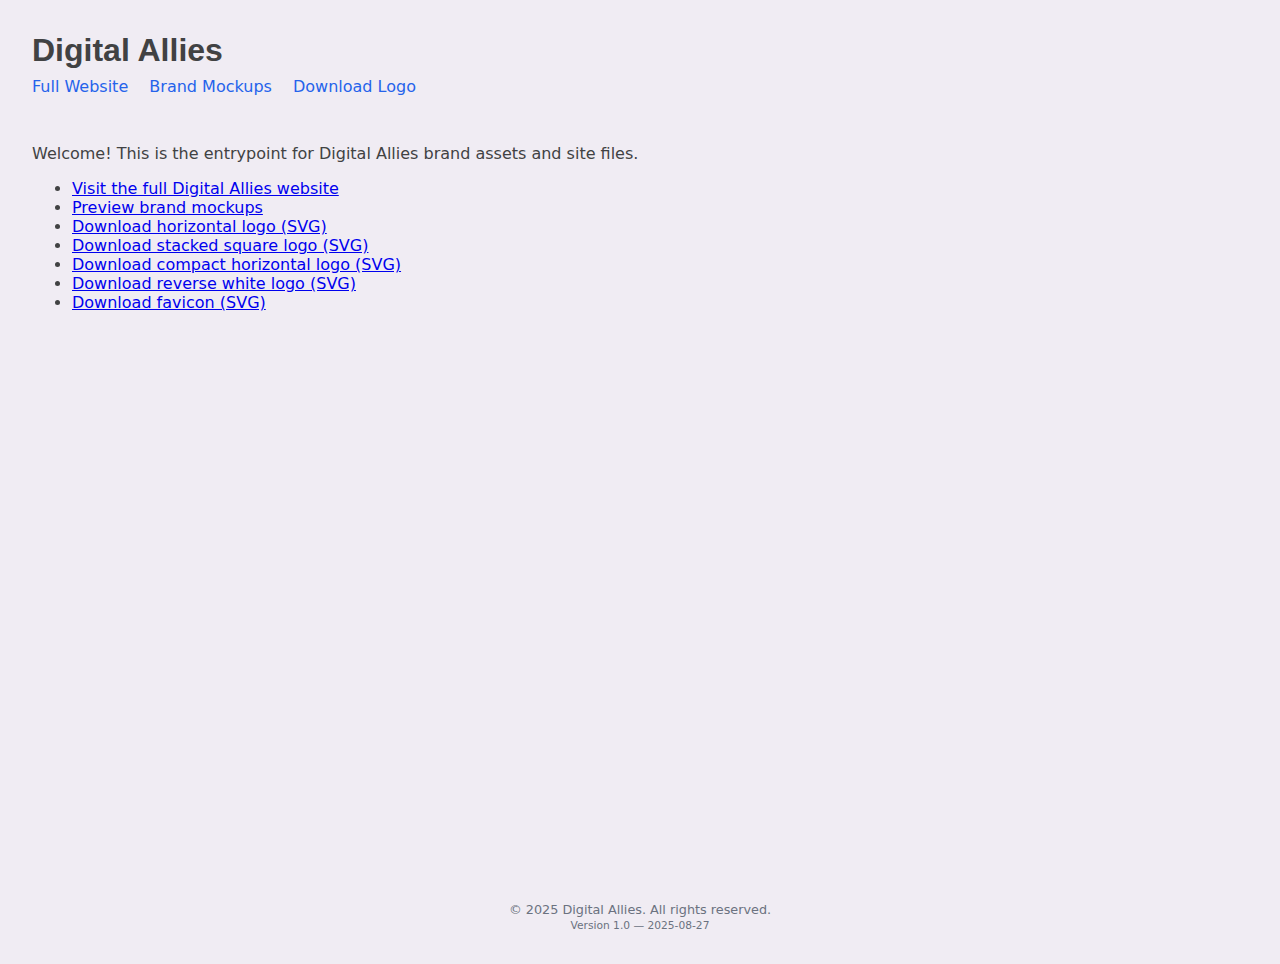
<file: brand.html>
<!DOCTYPE html>
<html lang="en">
<head>
  <meta charset="UTF-8" />
  <meta name="viewport" content="width=device-width, initial-scale=1.0" />
  <title>Digital Allies — Brand Assets</title>
  <meta name="description" content="Digital Allies brand assets and entrypoint." />
  <meta name="version" content="1.0 (2025-08-27)" />
  <link rel="icon" href="assets/favicon_32x32.svg" type="image/svg+xml" />
  <style>
    body {
      font-family: "Segoe UI", Ubuntu, system-ui, -apple-system, Arial, sans-serif;
      background: #f0ecf3;
      color: #414243;
      margin: 0;
      padding: 2rem;
      display: flex;
      flex-direction: column;
      min-height: 100vh;
    }
    header {
      margin-bottom: 2rem;
    }
    h1 {
      font-family: Ubuntu, "Segoe UI", sans-serif;
      font-size: 2rem;
      margin: 0 0 0.5rem;
    }
    nav a {
      margin-right: 1rem;
      color: #2563eb;
      text-decoration: none;
    }
    nav a:hover {
      text-decoration: underline;
    }
    main {
      flex: 1;
    }
    footer {
      text-align: center;
      font-size: 0.8rem;
      color: #6b7280;
      padding-top: 1rem;
    }
  </style>
</head>
<body>
  <header>
    <h1>Digital Allies</h1>
    <nav>
      <a href="digital_allies_website.html">Full Website</a>
      <a href="visual_brand_mockups.html">Brand Mockups</a>
      <a href="assets/logo_horizontal_primary.svg" download>Download Logo</a>
    </nav>
  </header>

  <main>
    <p>Welcome! This is the entrypoint for Digital Allies brand assets and site files.</p>
    <ul>
      <li><a href="digital_allies_website.html">Visit the full Digital Allies website</a></li>
      <li><a href="visual_brand_mockups.html">Preview brand mockups</a></li>
      <li><a href="assets/logo_horizontal_primary.svg" download>Download horizontal logo (SVG)</a></li>
      <li><a href="assets/logo_stacked_square.svg" download>Download stacked square logo (SVG)</a></li>
      <li><a href="assets/logo_compact_horizontal.svg" download>Download compact horizontal logo (SVG)</a></li>
      <li><a href="assets/logo_reverse_white.svg" download>Download reverse white logo (SVG)</a></li>
      <li><a href="assets/favicon_32x32.svg" download>Download favicon (SVG)</a></li>
    </ul>
  </main>

  <footer>
    &copy; 2025 Digital Allies. All rights reserved.<br />
    <small>Version 1.0 — 2025-08-27</small>
  </footer>
</body>
</html>
</file>
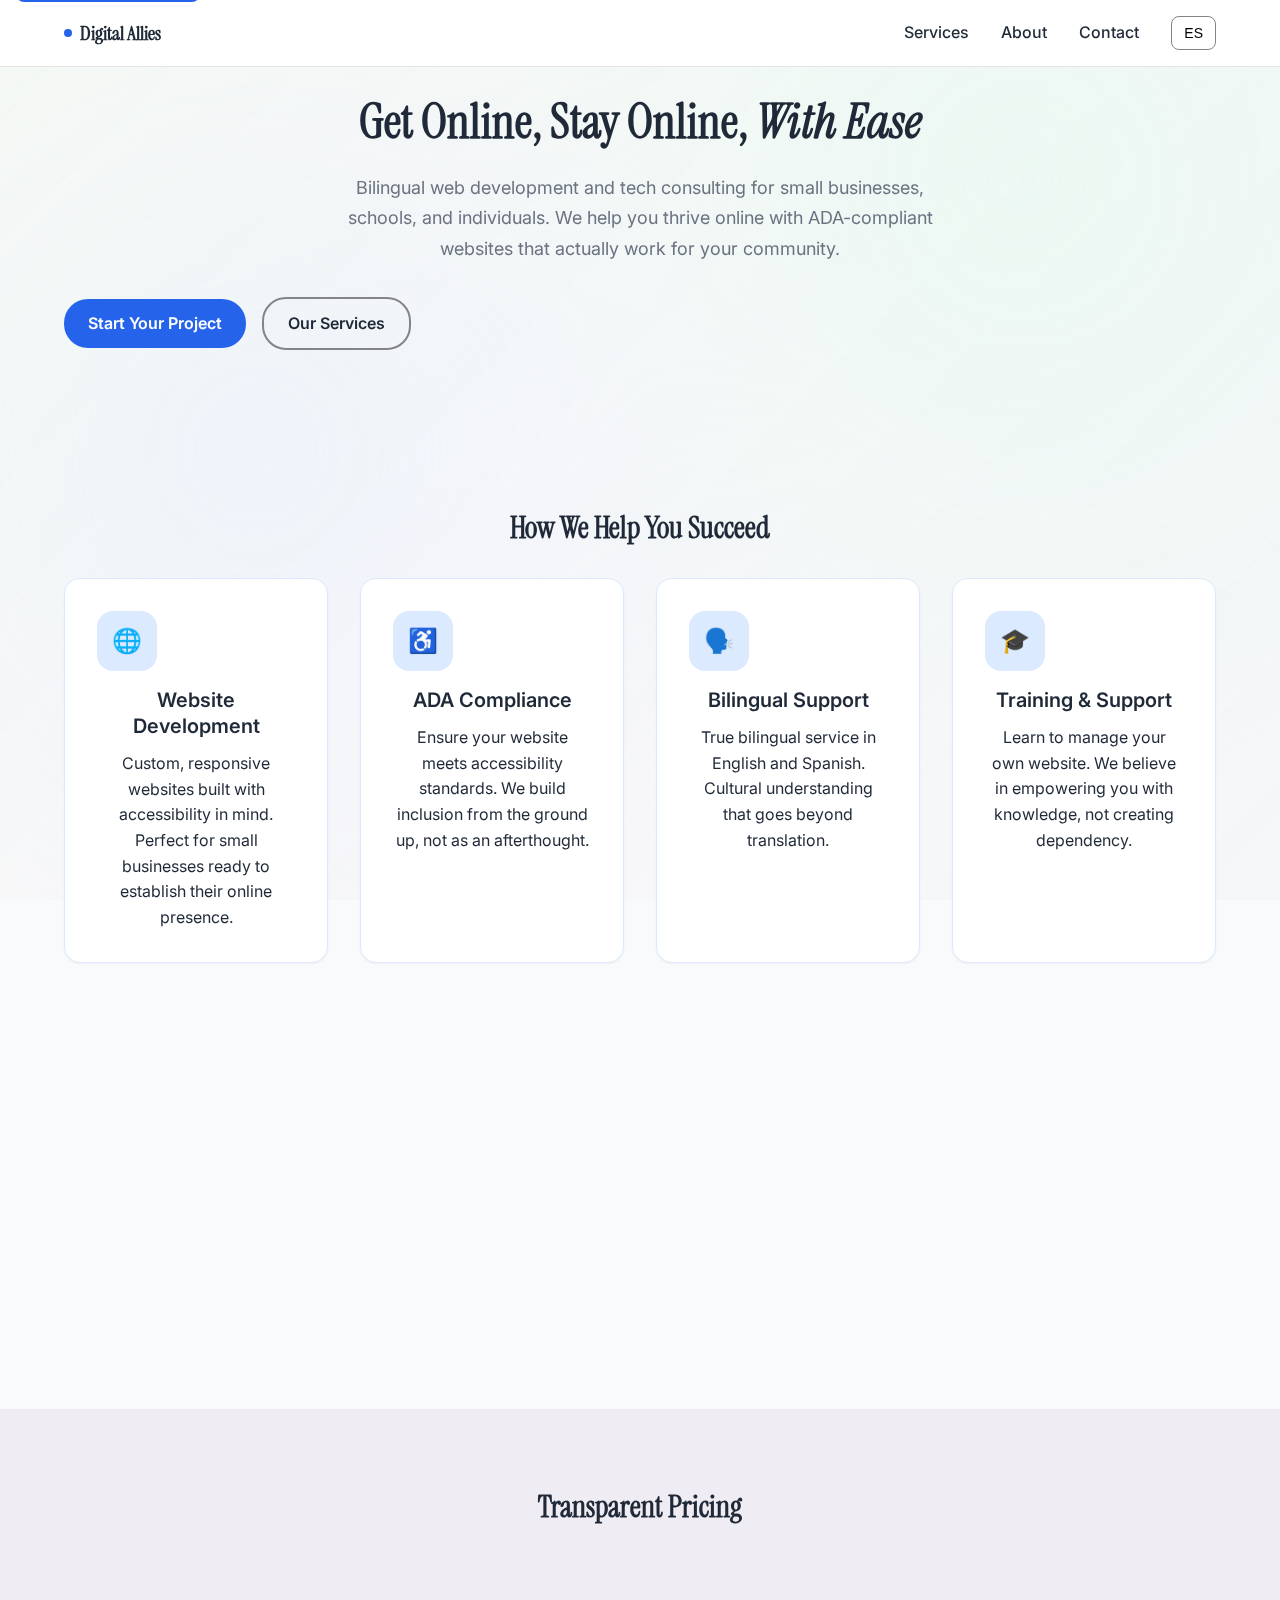
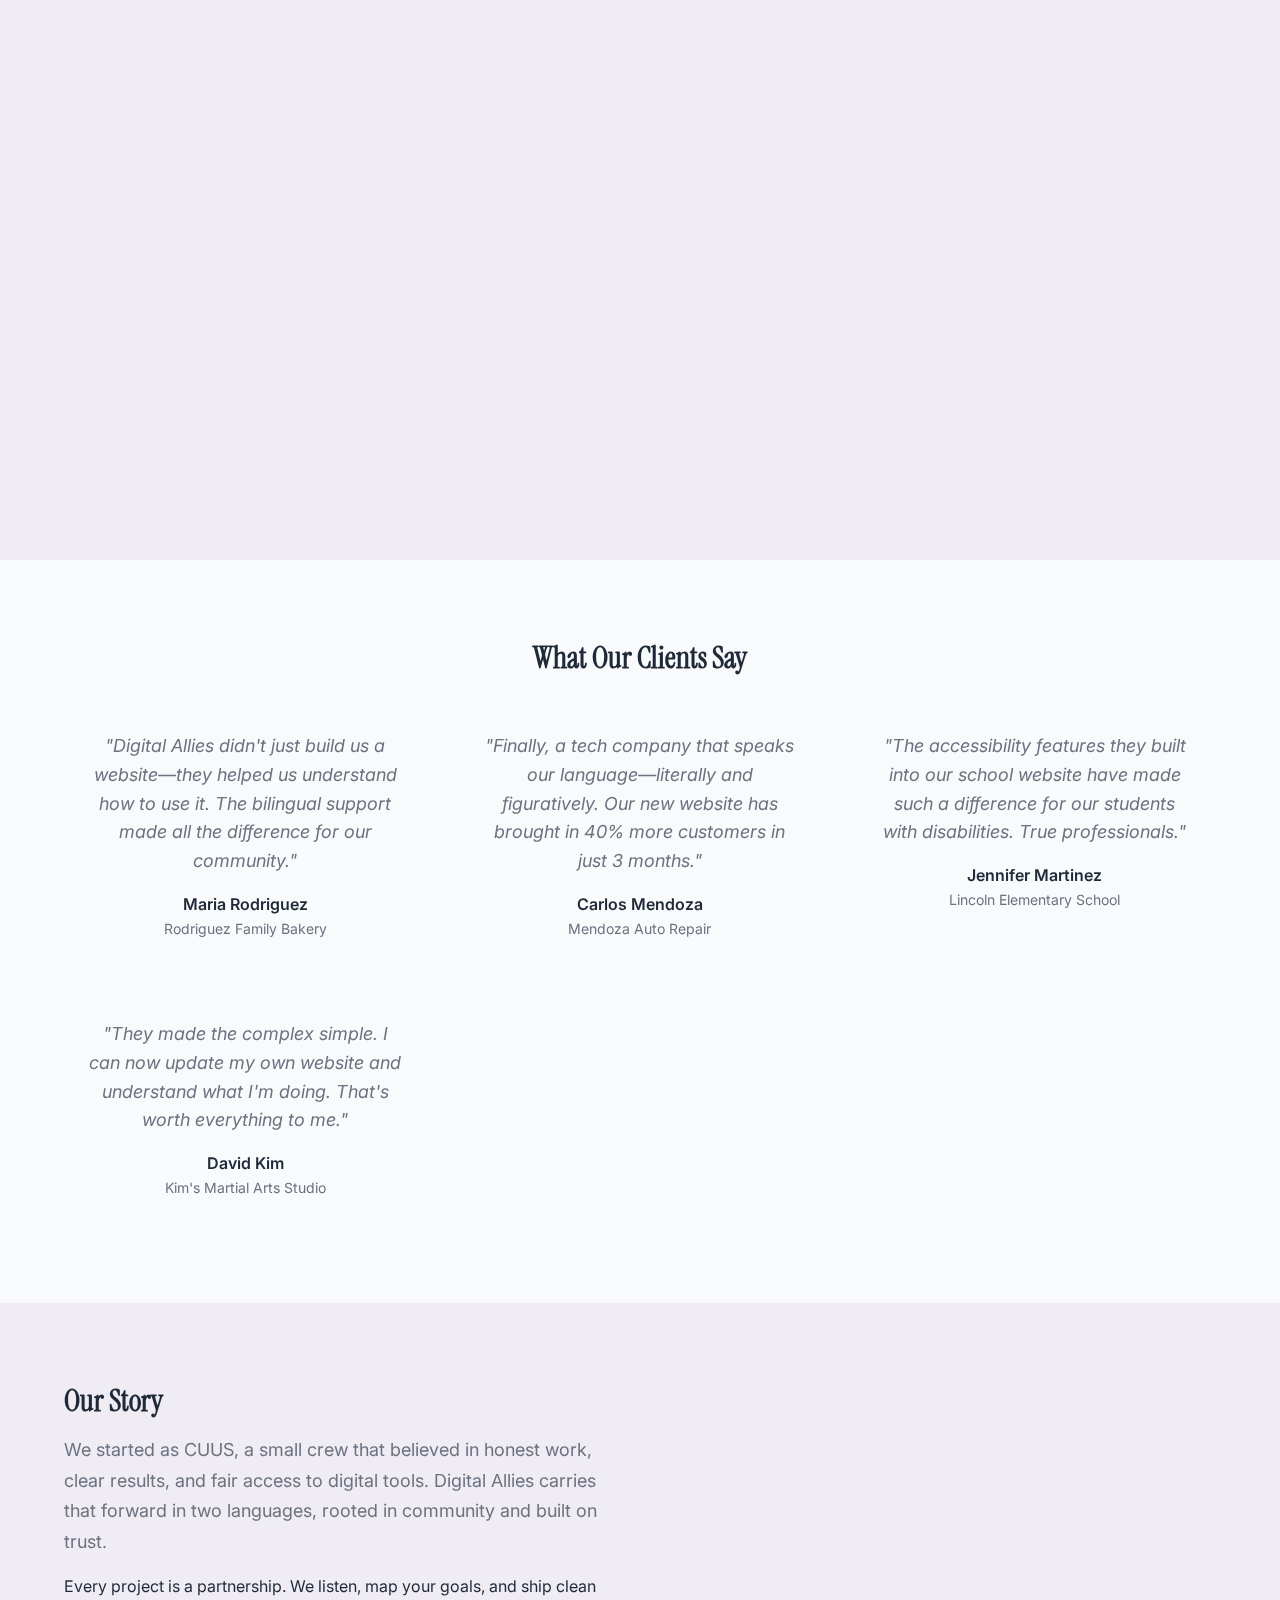
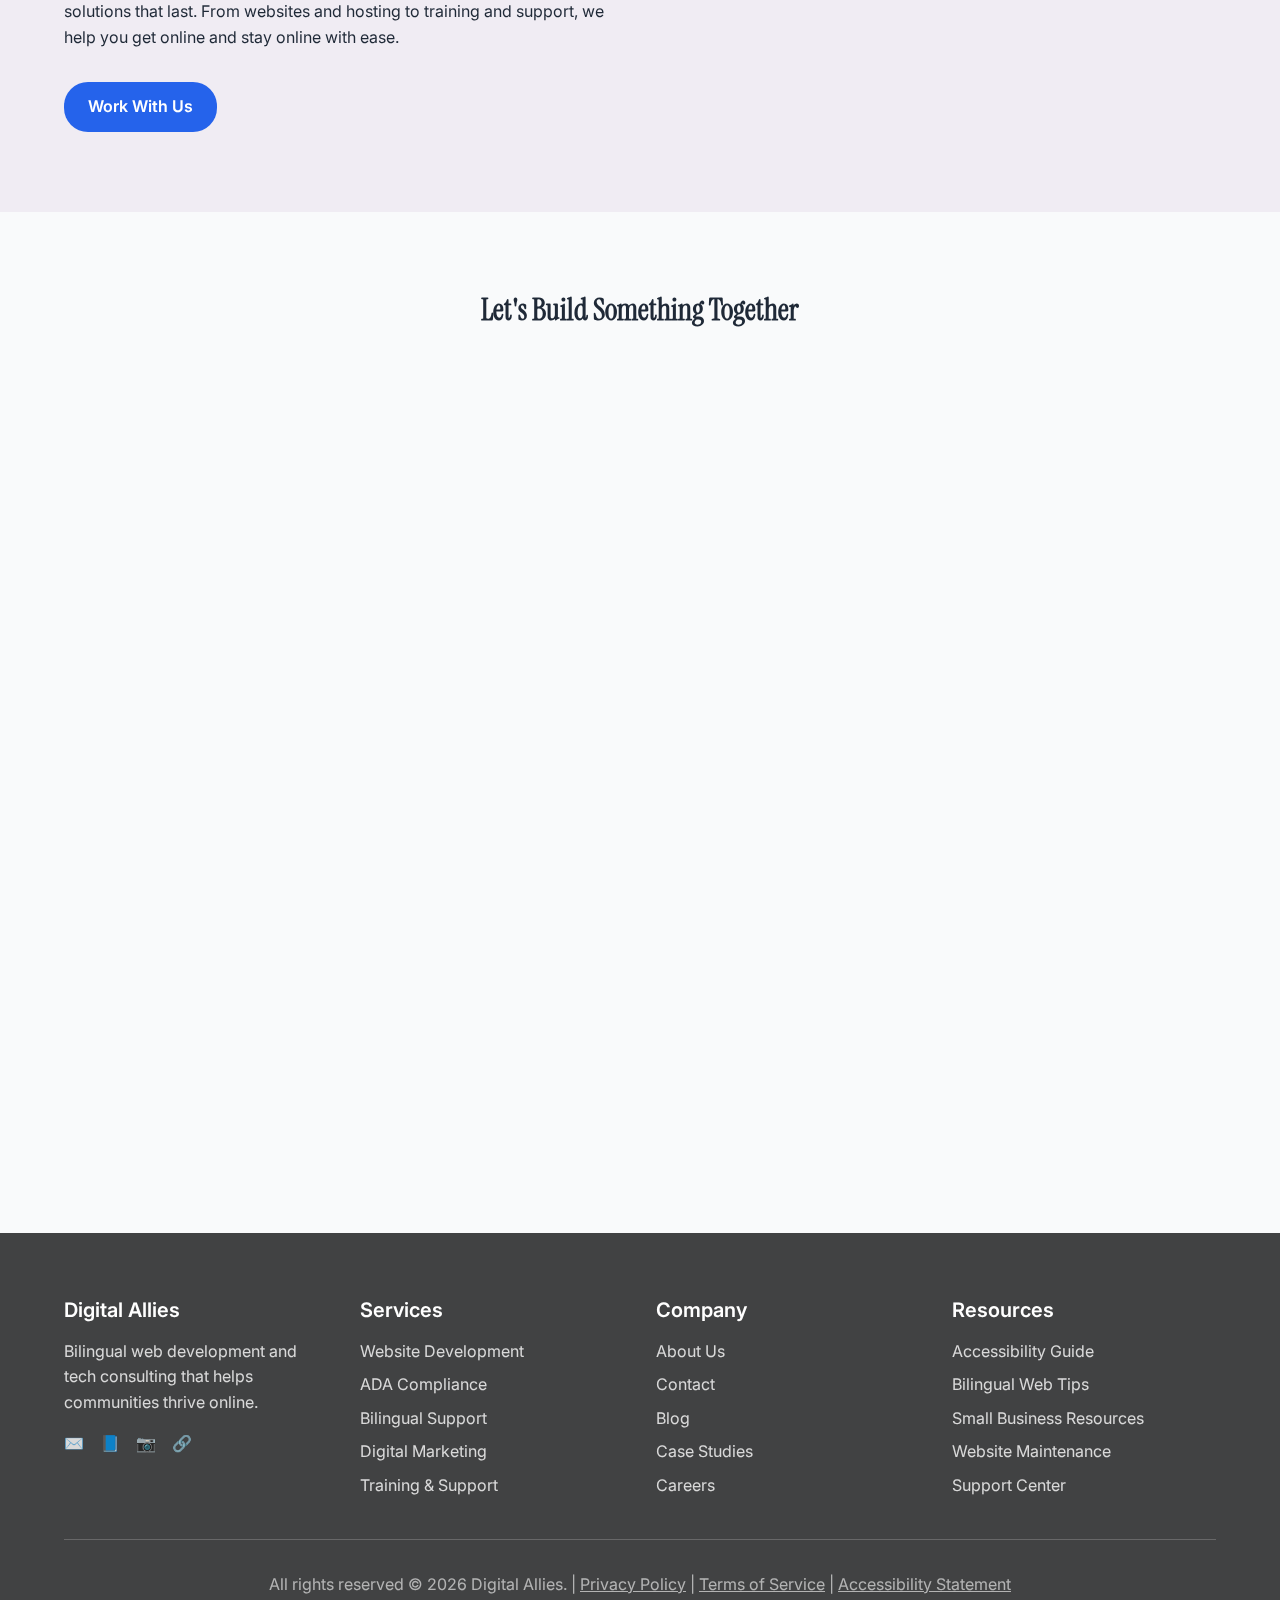
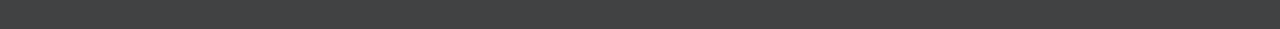
<file: digital_allies_website.html>
<!DOCTYPE html>
<html lang="en">
<head>
  <meta charset="UTF-8" />
  <meta name="viewport" content="width=device-width, initial-scale=1" />
  <title>Digital Allies — Get Online, Stay Online, With Ease</title>
  <meta name="description" content="Bilingual web development and tech consulting for small businesses, schools, and individuals. ADA-compliant websites that drive results." />
  
  <link rel="preconnect" href="https://fonts.gstatic.com" crossorigin>
  <link href="https://fonts.googleapis.com/css2?family=Inter:wght@400;500;600;700&family=Instrument+Serif:ital,wght@0,400;0,700;1,400&display=swap" rel="stylesheet">
  
  <style>
    /* ===== DESIGN TOKENS ===== */
    :root {
      /* Colors */
      --color-primary: #2563EB;
      --color-primary-light: #DBEAFE;
      --color-secondary: #059669;
      --color-secondary-light: #D1FAE5;
      --color-accent-1: #E7FEB8;
      --color-accent-2: rgba(250,222,235,.65);
      --color-accent-3: #CED8E2;
      --color-accent-4: rgba(214,226,255,.65);
      --color-neutral-light: #F0ECF3;
      --color-neutral: #828489;
      --color-neutral-dark: #414243;
      --color-text: #1f2937;
      --color-text-light: #6b7280;
      --color-white: #ffffff;
      --color-bg: #f9fafb;

      /* Typography */
      --font-display: 'Instrument Serif', serif;
      --font-body: 'Inter', sans-serif;
      
      /* Scale */
      --text-xs: 0.75rem;
      --text-sm: 0.875rem;
      --text-base: 1rem;
      --text-lg: 1.125rem;
      --text-xl: 1.25rem;
      --text-2xl: 1.5rem;
      --text-3xl: 1.875rem;
      --text-4xl: 2.25rem;
      --text-5xl: 3rem;
      
      /* Spacing */
      --space-1: 0.25rem;
      --space-2: 0.5rem;
      --space-3: 0.75rem;
      --space-4: 1rem;
      --space-5: 1.25rem;
      --space-6: 1.5rem;
      --space-8: 2rem;
      --space-10: 2.5rem;
      --space-12: 3rem;
      --space-16: 4rem;
      --space-20: 5rem;
      --space-24: 6rem;
      
      /* Radius */
      --radius-sm: 0.375rem;
      --radius-md: 0.5rem;
      --radius-lg: 1rem;
      --radius-xl: 1.5rem;
      
      /* Shadows */
      --shadow-sm: 0 1px 2px 0 rgba(0, 0, 0, 0.05);
      --shadow-md: 0 4px 6px -1px rgba(0, 0, 0, 0.1);
      --shadow-lg: 0 10px 15px -3px rgba(0, 0, 0, 0.1);
      
      /* Animation */
      --duration-fast: 150ms;
      --duration-normal: 300ms;
      --duration-slow: 500ms;
    }

    /* ===== RESET & BASE ===== */
    * {
      box-sizing: border-box;
      margin: 0;
      padding: 0;
    }

    html {
      scroll-behavior: smooth;
    }

    @media (prefers-reduced-motion: reduce) {
      html {
        scroll-behavior: auto;
      }
      
      *, *::before, *::after {
        animation-duration: 0.01ms !important;
        animation-iteration-count: 1 !important;
        transition-duration: 0.01ms !important;
      }
    }

    body {
      font-family: var(--font-body);
      font-size: var(--text-base);
      line-height: 1.6;
      color: var(--color-text);
      background: var(--color-bg);
      position: relative;
    }

    /* ===== ANIMATED BACKGROUND ===== */
    #animated-background,
    #animated-waves,
    #animated-overlay {
      position: fixed;
      top: 0;
      left: 0;
      width: 100%;
      height: 100%;
      z-index: -1;
      pointer-events: none;
    }

    #animated-background {
      background: linear-gradient(135deg, var(--color-accent-1), var(--color-accent-2), var(--color-accent-3));
      opacity: 0.1;
      animation: gradientShift 20s ease-in-out infinite;
    }

    #animated-waves {
      background: radial-gradient(circle at 20% 50%, var(--color-primary-light) 0%, transparent 50%),
                  radial-gradient(circle at 80% 20%, var(--color-secondary-light) 0%, transparent 50%);
      opacity: 0.3;
      animation: waveFloat 15s ease-in-out infinite;
    }

    @keyframes gradientShift {
      0%, 100% { transform: translateX(0) rotate(0deg); }
      50% { transform: translateX(20px) rotate(1deg); }
    }

    @keyframes waveFloat {
      0%, 100% { transform: translateY(0); }
      50% { transform: translateY(-20px); }
    }

    /* ===== TYPOGRAPHY ===== */
    .h1, h1 {
      font-family: var(--font-display);
      font-size: var(--text-5xl);
      font-weight: 700;
      line-height: 1.1;
      margin-bottom: var(--space-6);
    }

    .h2, h2 {
      font-family: var(--font-display);
      font-size: var(--text-3xl);
      font-weight: 700;
      line-height: 1.2;
      margin-bottom: var(--space-4);
    }

    .h3, h3 {
      font-family: var(--font-body);
      font-size: var(--text-xl);
      font-weight: 600;
      line-height: 1.3;
      margin-bottom: var(--space-3);
    }

    .lead {
      font-size: var(--text-lg);
      color: var(--color-text-light);
      line-height: 1.7;
    }

    /* ===== LAYOUT ===== */
    .container {
      max-width: 1200px;
      margin: 0 auto;
      padding: 0 var(--space-6);
    }

    .section {
      padding: var(--space-20) 0;
    }

    .grid {
      display: grid;
      gap: var(--space-8);
    }

    .grid--2 {
      grid-template-columns: repeat(auto-fit, minmax(300px, 1fr));
    }

    .grid--3 {
      grid-template-columns: repeat(auto-fit, minmax(250px, 1fr));
    }

    .stack {
      display: flex;
      flex-direction: column;
      gap: var(--space-6);
    }

    .row {
      display: flex;
      gap: var(--space-4);
      align-items: center;
      flex-wrap: wrap;
    }

    /* ===== NAVIGATION ===== */
    .site-nav {
      position: fixed;
      top: 0;
      left: 0;
      right: 0;
      background: rgba(255, 255, 255, 0.95);
      backdrop-filter: blur(10px);
      border-bottom: 1px solid rgba(0, 0, 0, 0.1);
      z-index: 100;
      padding: var(--space-4) 0;
    }

    .nav-container {
      display: flex;
      justify-content: space-between;
      align-items: center;
      max-width: 1200px;
      margin: 0 auto;
      padding: 0 var(--space-6);
    }

    .brand {
      font-family: var(--font-display);
      font-size: var(--text-xl);
      font-weight: 700;
      text-decoration: none;
      color: var(--color-text);
      display: flex;
      align-items: center;
      gap: var(--space-2);
    }

    .brand-dot {
      width: 8px;
      height: 8px;
      background: var(--color-primary);
      border-radius: 50%;
    }

    .nav-menu {
      display: flex;
      list-style: none;
      gap: var(--space-8);
      align-items: center;
    }

    .nav-menu a {
      text-decoration: none;
      color: var(--color-text);
      font-weight: 500;
      transition: color var(--duration-normal);
    }

    .nav-menu a:hover,
    .nav-menu a:focus {
      color: var(--color-primary);
    }

    .language-toggle {
      background: none;
      border: 1px solid var(--color-neutral);
      padding: var(--space-2) var(--space-3);
      border-radius: var(--radius-md);
      font-size: var(--text-sm);
      cursor: pointer;
      transition: all var(--duration-normal);
    }

    .language-toggle:hover {
      border-color: var(--color-primary);
      color: var(--color-primary);
    }

    /* ===== BUTTONS ===== */
    .button {
      display: inline-flex;
      align-items: center;
      justify-content: center;
      padding: var(--space-3) var(--space-6);
      border: none;
      border-radius: var(--radius-xl);
      font-family: var(--font-body);
      font-weight: 600;
      text-decoration: none;
      cursor: pointer;
      transition: all var(--duration-normal);
      min-height: 44px;
      font-size: var(--text-base);
    }

    .button--primary {
      background: var(--color-primary);
      color: var(--color-white);
    }

    .button--primary:hover,
    .button--primary:focus {
      background: #1d4ed8;
      transform: translateY(-2px);
      box-shadow: var(--shadow-lg);
    }

    .button--secondary {
      background: var(--color-secondary);
      color: var(--color-white);
    }

    .button--secondary:hover,
    .button--secondary:focus {
      background: #047857;
      transform: translateY(-2px);
      box-shadow: var(--shadow-lg);
    }

    .button--ghost {
      background: transparent;
      color: var(--color-text);
      border: 2px solid var(--color-neutral);
    }

    .button--ghost:hover,
    .button--ghost:focus {
      border-color: var(--color-primary);
      color: var(--color-primary);
    }

    /* ===== CARDS ===== */
    .card {
      background: var(--color-white);
      padding: var(--space-8);
      border-radius: var(--radius-lg);
      box-shadow: var(--shadow-sm);
      transition: transform var(--duration-normal), box-shadow var(--duration-normal);
    }

    .card:hover {
      transform: translateY(-4px);
      box-shadow: var(--shadow-lg);
    }

    .card--feature {
      text-align: center;
      border: 1px solid var(--color-primary-light);
    }

    .card--pricing {
      position: relative;
      overflow: hidden;
    }

    .card--pricing.featured::before {
      content: 'Most Popular';
      position: absolute;
      top: var(--space-4);
      right: calc(-1 * var(--space-8));
      background: var(--color-secondary);
      color: var(--color-white);
      padding: var(--space-1) var(--space-10);
      font-size: var(--text-sm);
      font-weight: 600;
      transform: rotate(45deg);
    }

    /* ===== FORMS ===== */
    .form-grid {
      display: grid;
      gap: var(--space-4);
    }

    .form-group {
      display: flex;
      flex-direction: column;
      gap: var(--space-2);
    }

    label {
      font-weight: 500;
      color: var(--color-text);
    }

    input, textarea, select {
      padding: var(--space-3);
      border: 2px solid var(--color-neutral-light);
      border-radius: var(--radius-md);
      font-family: var(--font-body);
      font-size: var(--text-base);
      transition: border-color var(--duration-normal);
      min-height: 44px;
    }

    input:focus, textarea:focus, select:focus {
      outline: none;
      border-color: var(--color-primary);
      box-shadow: 0 0 0 3px rgba(37, 99, 235, 0.1);
    }

    /* ===== HERO SECTION ===== */
    .hero {
      padding-top: var(--space-24);
      padding-bottom: var(--space-20);
      text-align: center;
    }

    .hero h1 {
      font-size: clamp(var(--text-4xl), 5vw, var(--text-5xl));
      margin-bottom: var(--space-6);
    }

    .hero .lead {
      max-width: 600px;
      margin: 0 auto var(--space-8);
    }

    /* ===== SERVICES ===== */
    .service-icon {
      width: 60px;
      height: 60px;
      background: var(--color-primary-light);
      border-radius: var(--radius-lg);
      display: flex;
      align-items: center;
      justify-content: center;
      margin-bottom: var(--space-4);
      font-size: var(--text-2xl);
    }

    /* ===== TESTIMONIALS ===== */
    .testimonial {
      text-align: center;
      padding: var(--space-6);
    }

    .testimonial-content {
      font-style: italic;
      font-size: var(--text-lg);
      margin-bottom: var(--space-4);
      color: var(--color-text-light);
    }

    .testimonial-author {
      font-weight: 600;
      color: var(--color-text);
    }

    .testimonial-company {
      font-size: var(--text-sm);
      color: var(--color-text-light);
    }

    /* ===== FOOTER ===== */
    .site-footer {
      background: var(--color-neutral-dark);
      color: var(--color-white);
      padding: var(--space-16) 0 var(--space-8);
      margin-top: var(--space-24);
    }

    .footer-grid {
      display: grid;
      grid-template-columns: repeat(auto-fit, minmax(250px, 1fr));
      gap: var(--space-8);
      margin-bottom: var(--space-8);
    }

    .footer-section h3 {
      color: var(--color-white);
      margin-bottom: var(--space-4);
    }

    .footer-section a {
      color: rgba(255, 255, 255, 0.8);
      text-decoration: none;
      display: block;
      margin-bottom: var(--space-2);
      transition: color var(--duration-normal);
    }

    .footer-section a:hover {
      color: var(--color-white);
    }

    .footer-bottom {
      border-top: 1px solid rgba(255, 255, 255, 0.2);
      padding-top: var(--space-8);
      text-align: center;
      color: rgba(255, 255, 255, 0.6);
    }

    /* ===== ACCESSIBILITY ===== */
    .sr-only {
      position: absolute;
      width: 1px;
      height: 1px;
      padding: 0;
      margin: -1px;
      overflow: hidden;
      clip: rect(0, 0, 0, 0);
      white-space: nowrap;
      border: 0;
    }

    .skip-link {
      position: absolute;
      top: -40px;
      left: var(--space-4);
      background: var(--color-primary);
      color: var(--color-white);
      padding: var(--space-2) var(--space-4);
      border-radius: var(--radius-md);
      text-decoration: none;
      z-index: 1000;
    }

    .skip-link:focus {
      top: var(--space-4);
    }

    /* Focus indicators */
    *:focus {
      outline: 3px solid var(--color-primary);
      outline-offset: 2px;
    }

    /* ===== RESPONSIVE ===== */
    @media (max-width: 768px) {
      .nav-menu {
        display: none;
      }
      
      .grid--2,
      .grid--3 {
        grid-template-columns: 1fr;
      }
      
      .row {
        flex-direction: column;
        align-items: stretch;
      }
      
      .section {
        padding: var(--space-12) 0;
      }
    }

    /* ===== UTILITY CLASSES ===== */
    .text-center { text-align: center; }
    .text-left { text-align: left; }
    .text-right { text-align: right; }
    .mb-4 { margin-bottom: var(--space-4); }
    .mb-8 { margin-bottom: var(--space-8); }
    .mt-4 { margin-top: var(--space-4); }
    .mt-8 { margin-top: var(--space-8); }
    .hidden { display: none; }
  </style>
</head>
<body>
  <!-- Skip link for accessibility -->
  <a href="#main" class="skip-link">Skip to main content</a>
  
  <!-- Animated background layers -->
  <div id="animated-background" aria-hidden="true"></div>
  <div id="animated-waves" aria-hidden="true"></div>
  <div id="animated-overlay" aria-hidden="true"></div>

  <!-- Navigation -->
  <nav class="site-nav" role="navigation" aria-label="Main navigation">
    <div class="nav-container">
      <a class="brand" href="#home" aria-label="Digital Allies Home">
        <span class="brand-dot"></span>Digital Allies
      </a>
      <ul class="nav-menu">
        <li><a href="#services">Services</a></li>
        <li><a href="#about">About</a></li>
        <li><a href="#contact">Contact</a></li>
        <li>
          <button class="language-toggle" aria-label="Switch to Spanish">
            ES
          </button>
        </li>
      </ul>
    </div>
  </nav>

  <main id="main">
    <!-- HERO SECTION -->
    <section id="home" class="hero">
      <div class="container">
        <h1>Get Online, Stay Online, <em>With Ease</em></h1>
        <p class="lead">
          Bilingual web development and tech consulting for small businesses, schools, and individuals. 
          We help you thrive online with ADA-compliant websites that actually work for your community.
        </p>
        <div class="row">
          <a href="#contact" class="button button--primary">Start Your Project</a>
          <a href="#services" class="button button--ghost">Our Services</a>
        </div>
      </div>
    </section>

    <!-- SERVICES SECTION -->
    <section id="services" class="section">
      <div class="container">
        <h2 class="text-center mb-8">How We Help You Succeed</h2>
        <div class="grid grid--3">
          <div class="card card--feature">
            <div class="service-icon">🌐</div>
            <h3>Website Development</h3>
            <p>Custom, responsive websites built with accessibility in mind. Perfect for small businesses ready to establish their online presence.</p>
          </div>
          <div class="card card--feature">
            <div class="service-icon">♿</div>
            <h3>ADA Compliance</h3>
            <p>Ensure your website meets accessibility standards. We build inclusion from the ground up, not as an afterthought.</p>
          </div>
          <div class="card card--feature">
            <div class="service-icon">🗣️</div>
            <h3>Bilingual Support</h3>
            <p>True bilingual service in English and Spanish. Cultural understanding that goes beyond translation.</p>
          </div>
          <div class="card card--feature">
            <div class="service-icon">🎓</div>
            <h3>Training & Support</h3>
            <p>Learn to manage your own website. We believe in empowering you with knowledge, not creating dependency.</p>
          </div>
          <div class="card card--feature">
            <div class="service-icon">🚀</div>
            <h3>Digital Marketing</h3>
            <p>SEO, social media, and online advertising that connects with your local community and drives real results.</p>
          </div>
          <div class="card card--feature">
            <div class="service-icon">🔧</div>
            <h3>Ongoing Maintenance</h3>
            <p>Keep your website secure, updated, and performing well. Because getting online is just the beginning.</p>
          </div>
        </div>
      </div>
    </section>

    <!-- PRICING SECTION -->
    <section class="section" style="background: var(--color-neutral-light);">
      <div class="container">
        <h2 class="text-center mb-8">Transparent Pricing</h2>
        <div class="grid grid--3">
          <div class="card card--pricing">
            <h3>Starter Website</h3>
            <div class="mb-4">
              <span style="font-size: var(--text-3xl); font-weight: 700;">$2,500</span>
              <span class="text-sm" style="color: var(--color-text-light);">one-time</span>
            </div>
            <ul class="mb-8" style="list-style: none; padding-left: 0;">
              <li class="mb-4">✓ 5-page responsive website</li>
              <li class="mb-4">✓ ADA compliance built-in</li>
              <li class="mb-4">✓ Bilingual content support</li>
              <li class="mb-4">✓ Basic SEO optimization</li>
              <li class="mb-4">✓ 3 months free maintenance</li>
            </ul>
            <a href="#contact" class="button button--ghost" style="width: 100%;">Get Started</a>
          </div>
          
          <div class="card card--pricing featured">
            <h3>Business Pro</h3>
            <div class="mb-4">
              <span style="font-size: var(--text-3xl); font-weight: 700;">$4,500</span>
              <span class="text-sm" style="color: var(--color-text-light);">one-time</span>
            </div>
            <ul class="mb-8" style="list-style: none; padding-left: 0;">
              <li class="mb-4">✓ 10-page responsive website</li>
              <li class="mb-4">✓ E-commerce integration</li>
              <li class="mb-4">✓ Advanced ADA features</li>
              <li class="mb-4">✓ Full bilingual experience</li>
              <li class="mb-4">✓ Local SEO optimization</li>
              <li class="mb-4">✓ 6 months free maintenance</li>
              <li class="mb-4">✓ Staff training included</li>
            </ul>
            <a href="#contact" class="button button--primary" style="width: 100%;">Most Popular</a>
          </div>
          
          <div class="card card--pricing">
            <h3>Enterprise</h3>
            <div class="mb-4">
              <span style="font-size: var(--text-3xl); font-weight: 700;">Custom</span>
            </div>
            <ul class="mb-8" style="list-style: none; padding-left: 0;">
              <li class="mb-4">✓ Unlimited pages</li>
              <li class="mb-4">✓ Custom functionality</li>
              <li class="mb-4">✓ Advanced integrations</li>
              <li class="mb-4">✓ Dedicated support team</li>
              <li class="mb-4">✓ Priority maintenance</li>
              <li class="mb-4">✓ Digital marketing package</li>
            </ul>
            <a href="#contact" class="button button--secondary" style="width: 100%;">Let's Talk</a>
          </div>
        </div>
      </div>
    </section>

    <!-- TESTIMONIALS SECTION -->
    <section class="section">
      <div class="container">
        <h2 class="text-center mb-8">What Our Clients Say</h2>
        <div class="grid grid--2">
          <div class="testimonial">
            <div class="testimonial-content">
              "Digital Allies didn't just build us a website—they helped us understand how to use it. The bilingual support made all the difference for our community."
            </div>
            <div class="testimonial-author">Maria Rodriguez</div>
            <div class="testimonial-company">Rodriguez Family Bakery</div>
          </div>
          <div class="testimonial">
            <div class="testimonial-content">
              "Finally, a tech company that speaks our language—literally and figuratively. Our new website has brought in 40% more customers in just 3 months."
            </div>
            <div class="testimonial-author">Carlos Mendoza</div>
            <div class="testimonial-company">Mendoza Auto Repair</div>
          </div>
          <div class="testimonial">
            <div class="testimonial-content">
              "The accessibility features they built into our school website have made such a difference for our students with disabilities. True professionals."
            </div>
            <div class="testimonial-author">Jennifer Martinez</div>
            <div class="testimonial-company">Lincoln Elementary School</div>
          </div>
          <div class="testimonial">
            <div class="testimonial-content">
              "They made the complex simple. I can now update my own website and understand what I'm doing. That's worth everything to me."
            </div>
            <div class="testimonial-author">David Kim</div>
            <div class="testimonial-company">Kim's Martial Arts Studio</div>
          </div>
        </div>
      </div>
    </section>

    <!-- ABOUT SECTION -->
    <section id="about" class="section" style="background: var(--color-neutral-light);">
      <div class="container">
        <div class="grid grid--2" style="align-items: center;">
          <div>
            <h2>Our Story</h2>
            <p class="lead mb-4">
              We started as CUUS, a small crew that believed in honest work, clear results, and fair access to digital tools. 
              Digital Allies carries that forward in two languages, rooted in community and built on trust.
            </p>
            <p class="mb-8">
              Every project is a partnership. We listen, map your goals, and ship clean solutions that last. 
              From websites and hosting to training and support, we help you get online and stay online with ease.
            </p>
            <a href="#contact" class="button button--primary">Work With Us</a>
          </div>
          <div class="card">
            <h3>Our Values</h3>
            <div class="stack">
              <div>
                <strong>Inclusivity</strong> — Technology should be accessible to everyone
              </div>
              <div>
                <strong>Partnership</strong> — We're allies, not just vendors
              </div>
              <div>
                <strong>Transparency</strong> — Clear communication, honest pricing
              </div>
              <div>
                <strong>Growth</strong> — Empowering sustainable success
              </div>
              <div>
                <strong>Excellence</strong> — High-quality solutions that exceed expectations
              </div>
            </div>
          </div>
        </div>
      </div>
    </section>

    <!-- CONTACT SECTION -->
    <section id="contact" class="section">
      <div class="container">
        <h2 class="text-center mb-8">Let's Build Something Together</h2>
        <div class="grid grid--2">
          <div class="card">
            <h3>Get In Touch</h3>
            <form class="form-grid" action="#" method="post">
              <div class="form-group">
                <label for="name">Full Name *</label>
                <input type="text" id="name" name="name" required aria-describedby="name-help">
                <span id="name-help" class="sr-only">Please enter your full name</span>
              </div>
              
              <div class="form-group">
                <label for="email">Email *</label>
                <input type="email" id="email" name="email" required aria-describedby="email-help">
                <span id="email-help" class="sr-only">We'll use this to contact you about your project</span>
              </div>
              
              <div class="form-group">
                <label for="language">Preferred Language</label>
                <select id="language" name="language">
                  <option value="english">English</option>
                  <option value="spanish">Español</option>
                  <option value="both">Both / Ambos</option>
                </select>
              </div>
              
              <div class="form-group">
                <label for="project">Tell us about your project</label>
                <textarea id="project" name="project" rows="4" placeholder="What kind of website or digital solution do you need?"></textarea>
              </div>
              
              <button type="submit" class="button button--primary">Send Message</button>
            </form>
          </div>
          
          <div>
            <div class="card mb-4">
              <h3>Contact Information</h3>
              <div class="stack">
                <div>
                  <strong>Email</strong><br>
                    <a href="mailto:contact@digitalallies.net">contact@digitalallies.net</a>
                </div>
                <div>
                    <strong>Phone</strong><br>
                    928-228-5769
                </div>
                <div>
                  <strong>Office Hours</strong><br>
                  Monday - Friday: 9 AM - 6 PM<br>
                  Weekend consultations available
                </div>
              </div>
            </div>
            
            <div class="card">
              <h3>Why Choose Digital Allies?</h3>
              <ul style="list-style: none; padding-left: 0;">
                <li class="mb-4">✓ True bilingual service (English/Spanish)</li>
                <li class="mb-4">✓ ADA compliance built-in from day one</li>
                <li class="mb-4">✓ Local community focus and understanding</li>
                <li class="mb-4">✓ Education-first approach — we teach, not just deliver</li>
                <li class="mb-4">✓ Transparent pricing with no hidden fees</li>
                <li class="mb-4">✓ Ongoing partnership and support</li>
              </ul>
            </div>
          </div>
        </div>
      </div>
    </section>
  </main>

  <!-- FOOTER -->
  <footer class="site-footer">
    <div class="container">
      <div class="footer-grid">
        <div class="footer-section">
          <h3>Digital Allies</h3>
          <p style="color: rgba(255, 255, 255, 0.8); margin-bottom: var(--space-4);">
            Bilingual web development and tech consulting that helps communities thrive online.
          </p>
          <div class="row">
            <a href="mailto:contact@digitalallies.net" aria-label="Email us">✉️</a>
            <a href="#" aria-label="Facebook">📘</a>
            <a href="#" aria-label="Instagram">📷</a>
            <a href="#" aria-label="LinkedIn">🔗</a>
          </div>
        </div>
        
        <div class="footer-section">
          <h3>Services</h3>
          <a href="#services">Website Development</a>
          <a href="#services">ADA Compliance</a>
          <a href="#services">Bilingual Support</a>
          <a href="#services">Digital Marketing</a>
          <a href="#services">Training & Support</a>
        </div>
        
        <div class="footer-section">
          <h3>Company</h3>
          <a href="#about">About Us</a>
          <a href="#contact">Contact</a>
          <a href="#">Blog</a>
          <a href="#">Case Studies</a>
          <a href="#">Careers</a>
        </div>
        
        <div class="footer-section">
          <h3>Resources</h3>
          <a href="#">Accessibility Guide</a>
          <a href="#">Bilingual Web Tips</a>
          <a href="#">Small Business Resources</a>
          <a href="#">Website Maintenance</a>
          <a href="#">Support Center</a>
        </div>
      </div>
      
      <div class="footer-bottom">
        <p>All rights reserved © <span id="year">2025</span> Digital Allies. | <a href="#" style="color: inherit;">Privacy Policy</a> | <a href="#" style="color: inherit;">Terms of Service</a> | <a href="#" style="color: inherit;">Accessibility Statement</a></p>
      </div>
    </div>
  </footer>

  <script>
    // Basic JavaScript for enhanced functionality
    document.addEventListener('DOMContentLoaded', function() {
      // Smooth scrolling for anchor links
      const links = document.querySelectorAll('a[href^="#"]');
      links.forEach(link => {
        link.addEventListener('click', function(e) {
          e.preventDefault();
          const target = document.querySelector(this.getAttribute('href'));
          if (target) {
            target.scrollIntoView({
              behavior: 'smooth',
              block: 'start'
            });
          }
        });
      });

      // Language toggle functionality (basic)
      const languageToggle = document.querySelector('.language-toggle');
      if (languageToggle) {
        languageToggle.addEventListener('click', function() {
          // This would integrate with your bilingual content system
          const currentLang = this.textContent.trim();
          if (currentLang === 'ES') {
            this.textContent = 'EN';
            this.setAttribute('aria-label', 'Switch to English');
            // Load Spanish content here
          } else {
            this.textContent = 'ES';
            this.setAttribute('aria-label', 'Switch to Spanish');
            // Load English content here
          }
        });
      }

      // Form submission handling
      const contactForm = document.querySelector('#contact form');
      if (contactForm) {
        contactForm.addEventListener('submit', function(e) {
          e.preventDefault();
          // Here you would integrate with your form processing service
          alert('Thank you for your message! We\'ll be in touch soon.');
        });
      }

      // Intersection Observer for animations (respects reduced motion)
      const prefersReducedMotion = window.matchMedia('(prefers-reduced-motion: reduce)').matches;
      
      if (!prefersReducedMotion) {
        const observer = new IntersectionObserver((entries) => {
          entries.forEach(entry => {
            if (entry.isIntersecting) {
              entry.target.style.opacity = '1';
              entry.target.style.transform = 'translateY(0)';
            }
          });
        });

        const cards = document.querySelectorAll('.card');
        cards.forEach(card => {
          card.style.opacity = '0';
          card.style.transform = 'translateY(20px)';
          card.style.transition = 'opacity 0.6s ease, transform 0.6s ease';
          observer.observe(card);
        });
      }
    });

    // Update copyright year
    const yearSpan = document.getElementById('year');
    if (yearSpan) {
      yearSpan.textContent = new Date().getFullYear();
    }
  </script>
</body>
</html>
</file>
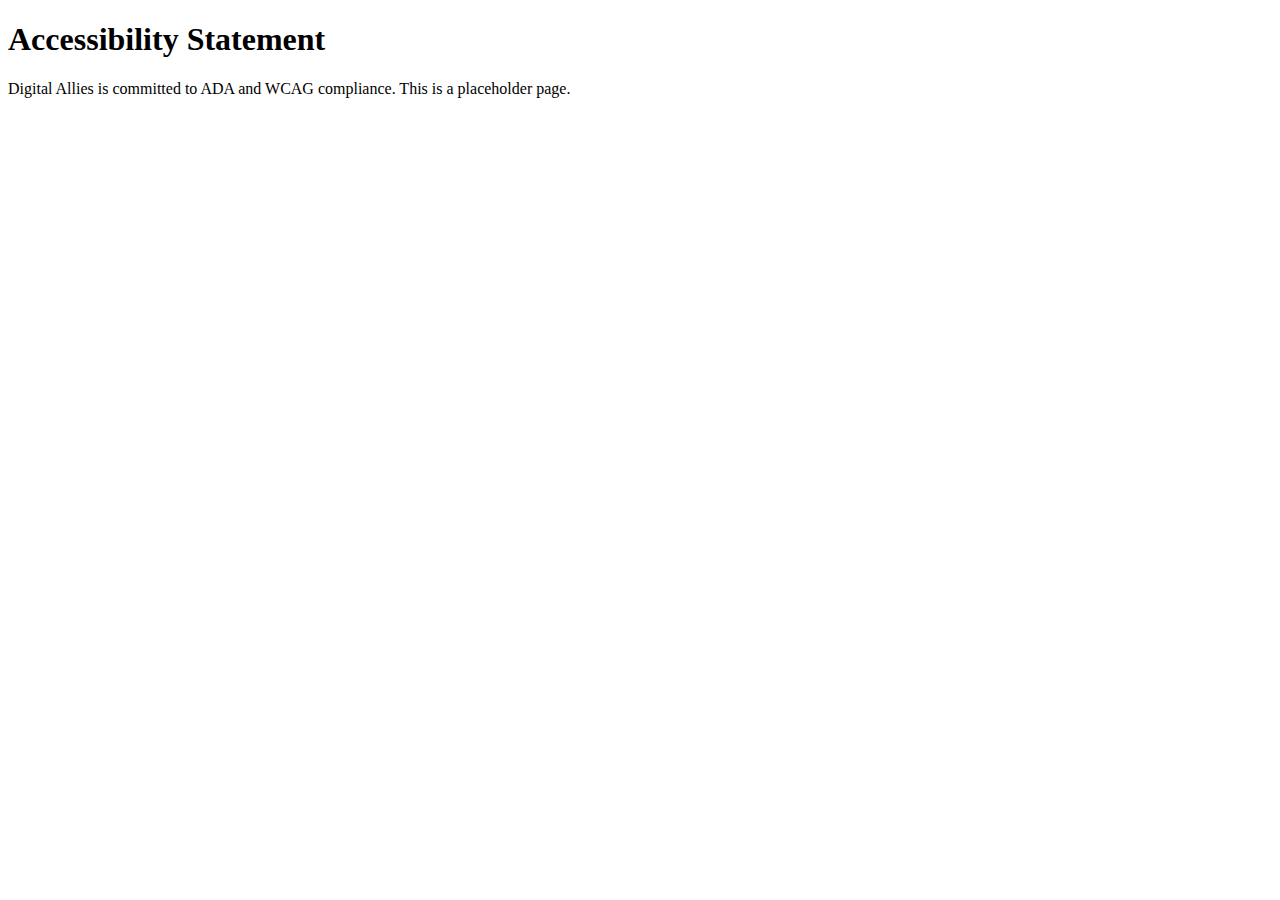
<file: legal/:legal:accessibility.html>
<!DOCTYPE html>
<html lang="en">
<head>
<meta charset="UTF-8">
<title>Accessibility Statement — Digital Allies</title>
</head>
<body>
<h1>Accessibility Statement</h1>
<p>Digital Allies is committed to ADA and WCAG compliance. This is a placeholder page.</p>
</body>
</html>
</file>
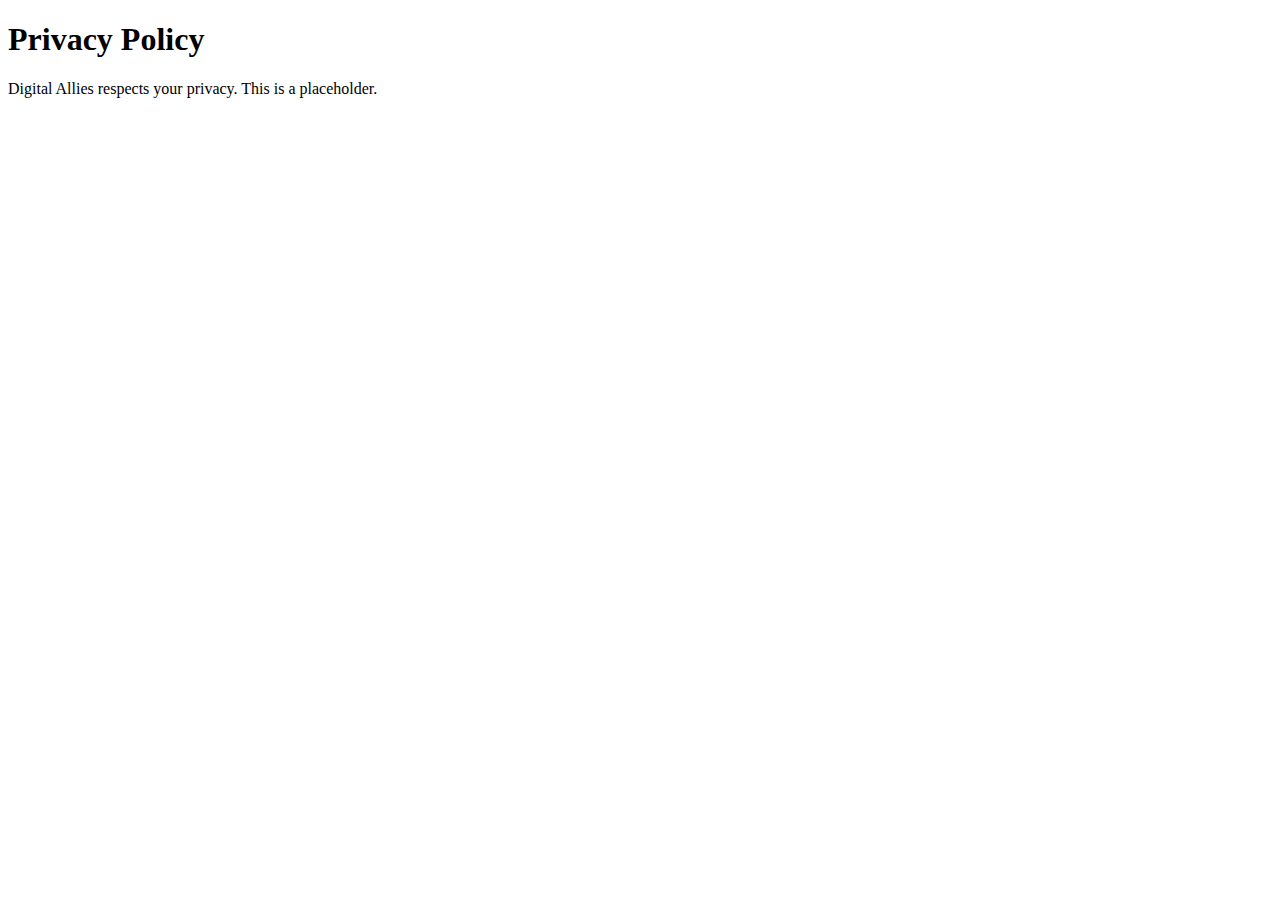
<file: legal/:legal:privacy.html>
<!DOCTYPE html>
<html lang="en">
<head>
<meta charset="UTF-8">
<title>Privacy Policy — Digital Allies</title>
</head>
<body>
<h1>Privacy Policy</h1>
<p>Digital Allies respects your privacy. This is a placeholder.</p>
</body>
</html>
</file>
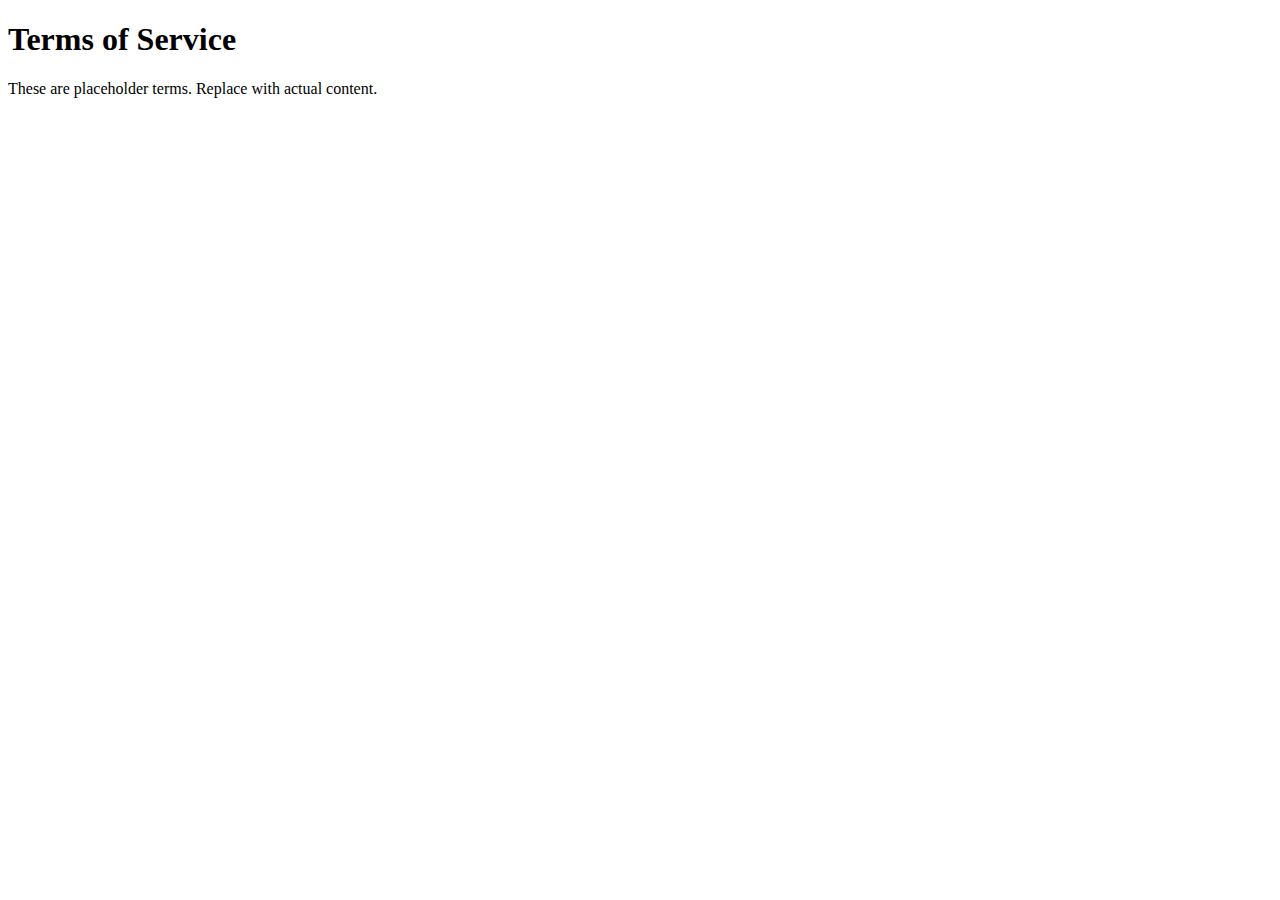
<file: legal/:legal:terms.html>
<!DOCTYPE html>
<html lang="en">
<head>
<meta charset="UTF-8">
<title>Terms of Service — Digital Allies</title>
</head>
<body>
<h1>Terms of Service</h1>
<p>These are placeholder terms. Replace with actual content.</p>
</body>
</html>
</file>
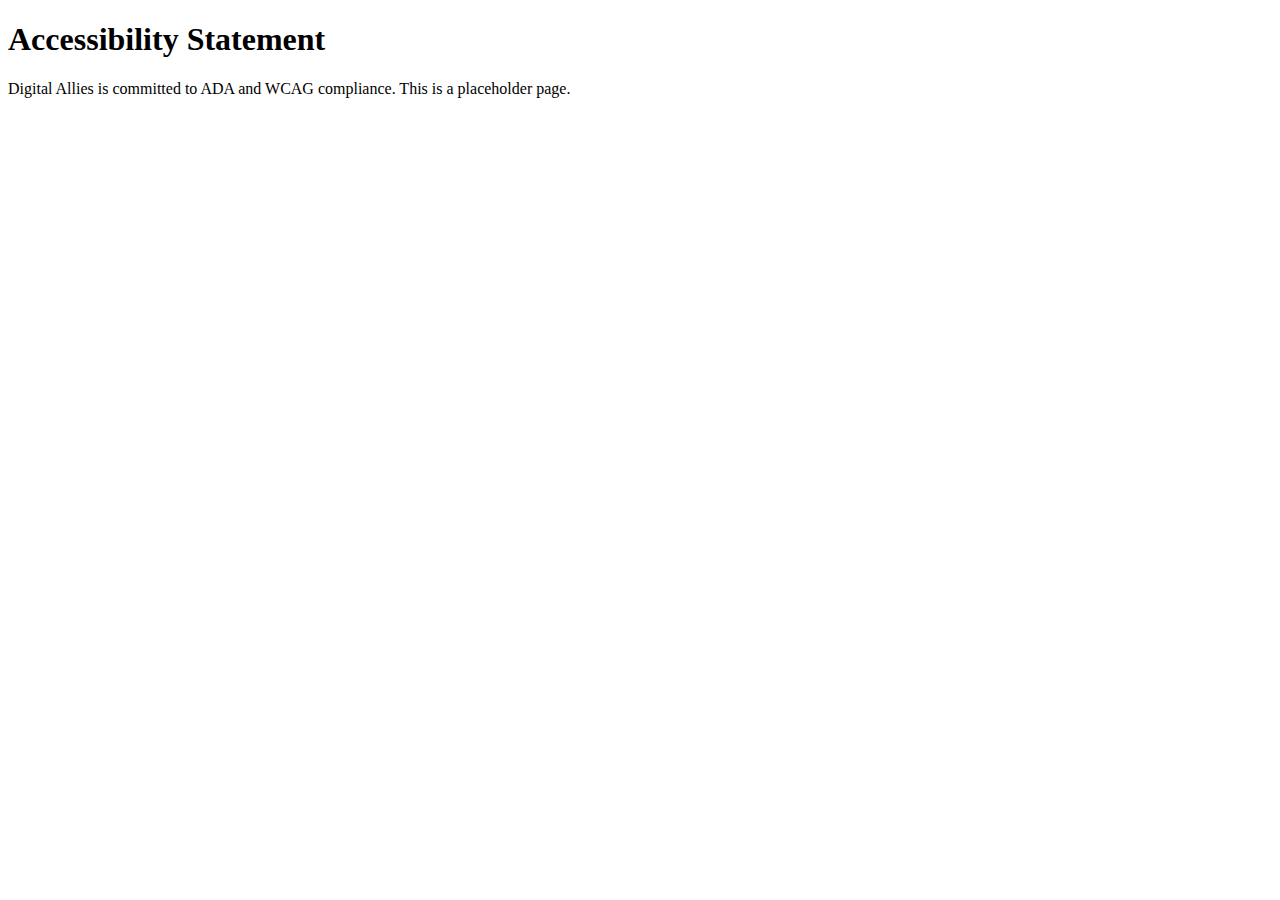
<file: legal/accessibility.html>
<!DOCTYPE html><html lang="en"><head><meta charset="UTF-8"><title>Accessibility Statement — Digital Allies</title></head><body><h1>Accessibility Statement</h1><p>Digital Allies is committed to ADA and WCAG compliance. This is a placeholder page.</p></body></html>
</file>
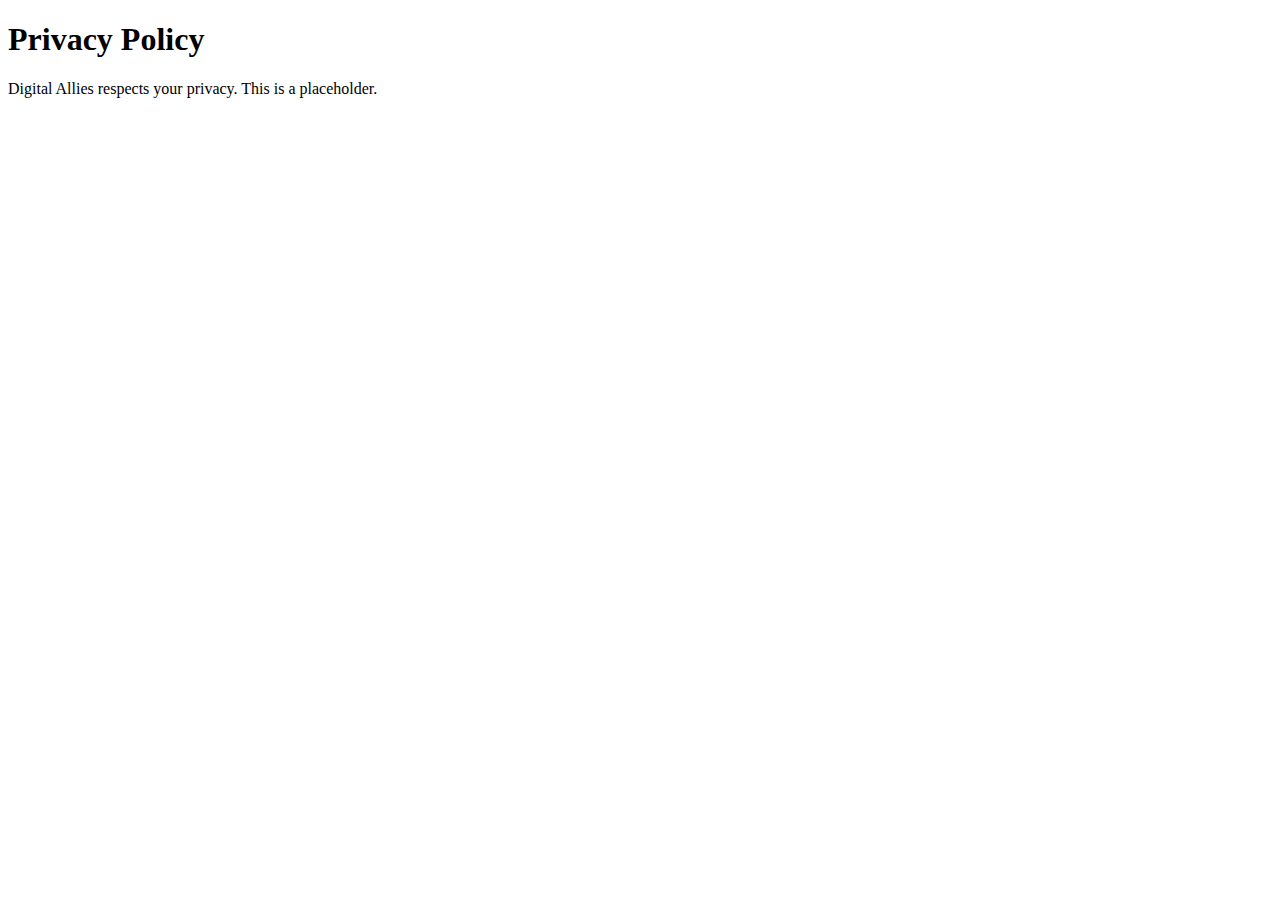
<file: legal/privacy.html>
<!DOCTYPE html><html lang="en"><head><meta charset="UTF-8"><title>Privacy Policy — Digital Allies</title></head><body><h1>Privacy Policy</h1><p>Digital Allies respects your privacy. This is a placeholder.</p></body></html>
</file>
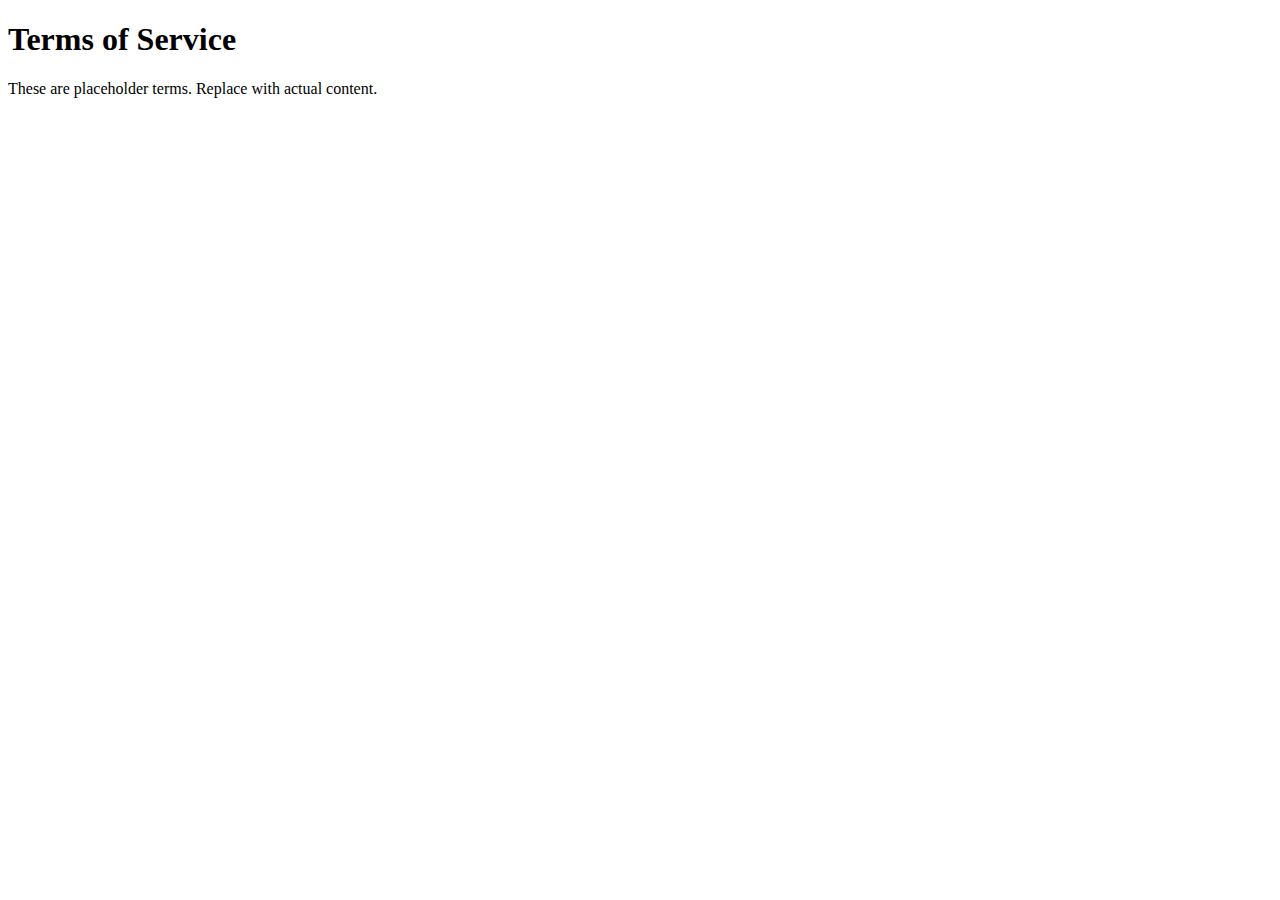
<file: legal/terms.html>
<!DOCTYPE html><html lang="en"><head><meta charset="UTF-8"><title>Terms of Service — Digital Allies</title></head><body><h1>Terms of Service</h1><p>These are placeholder terms. Replace with actual content.</p></body></html>
</file>
